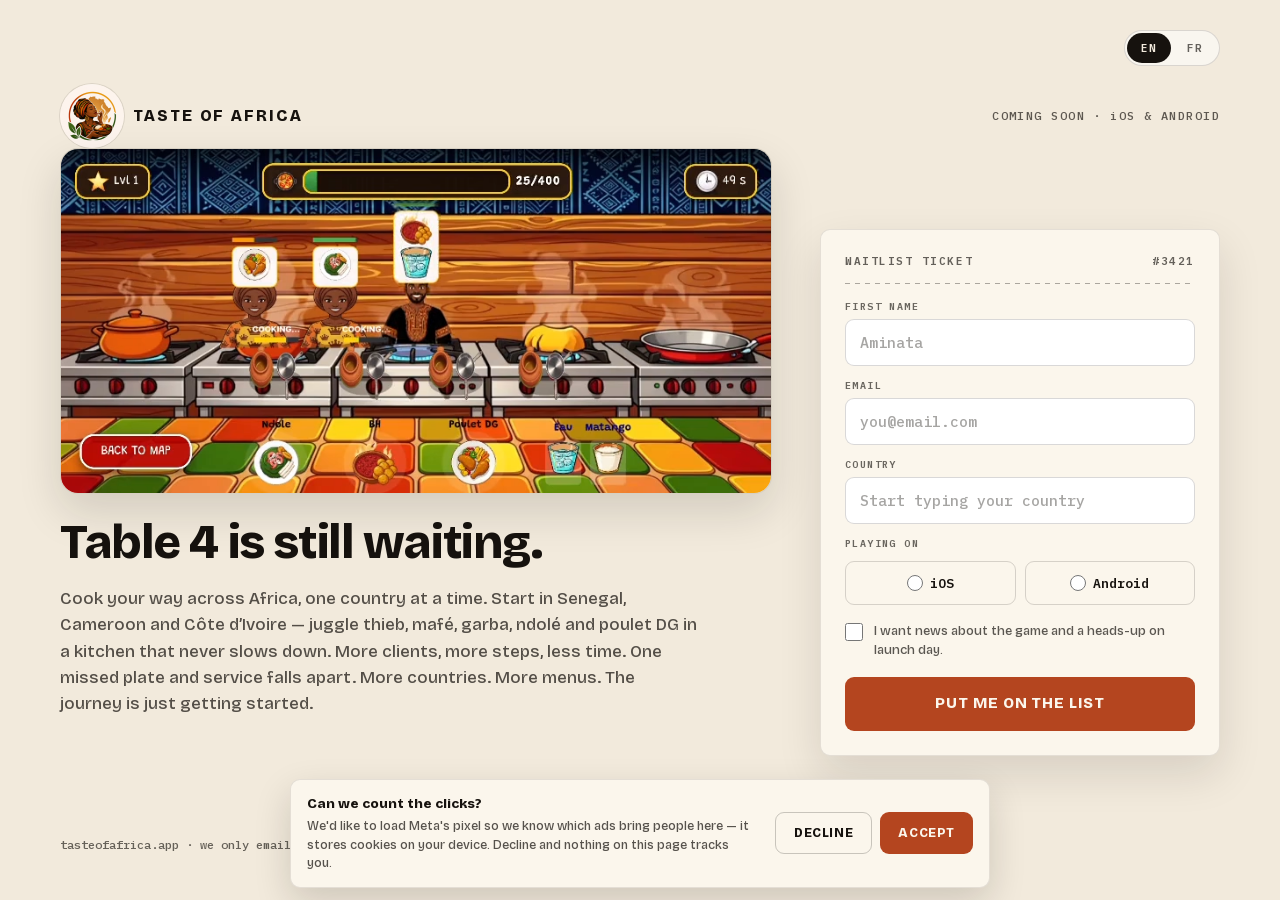
<file: index.html>
<!DOCTYPE html>
<html lang="en">
<head>
<meta charset="utf-8">
<meta name="viewport" content="width=device-width, initial-scale=1, viewport-fit=cover">
<title>Taste of Africa — a mobile cooking game. Join the waitlist.</title>
<meta name="description" content="Cook your way across Africa, one country at a time. Senegal, Cameroon, Côte d’Ivoire and more — thieb, mafé, garba, ndolé, poulet DG. Serve every plate before the table walks out. Coming soon on iOS and Android.">
<link rel="canonical" href="https://tasteofafrica.app/">
<meta name="theme-color" content="#F2EADC">
<meta name="color-scheme" content="light">

<meta property="og:type" content="website">
<meta property="og:site_name" content="Taste of Africa">
<meta property="og:title" content="Table 4 is still waiting.">
<meta property="og:description" content="A mobile cooking game set in a busy African kitchen. Prep, assemble, fire, plate — before the table walks out. Coming soon.">
<meta property="og:url" content="https://tasteofafrica.app/">
<meta property="og:image" content="https://tasteofafrica.app/assets/og.jpg">
<meta property="og:image:width" content="1200">
<meta property="og:image:height" content="630">
<meta property="og:image:alt" content="A chef preparing food in a warm African kitchen, over the words Table 4 is still waiting.">
<meta name="twitter:card" content="summary_large_image">
<meta name="twitter:title" content="Table 4 is still waiting.">
<meta name="twitter:description" content="A mobile cooking game set in a busy African kitchen. Coming soon.">
<meta name="twitter:image" content="https://tasteofafrica.app/assets/og.jpg">

<!-- Small sizes get the logo's tricolour ring: the full illustration is a
     smudge below ~56px. Larger sizes get the artwork itself. -->
<link rel="icon" href="assets/favicon-32.png" sizes="32x32" type="image/png">
<link rel="icon" href="assets/favicon-48.png" sizes="48x48" type="image/png">
<link rel="icon" href="assets/favicon-192.png" sizes="192x192" type="image/png">
<link rel="apple-touch-icon" href="assets/apple-touch-icon.png">
<link rel="preload" as="image" href="assets/logo.png">
<link rel="preload" as="image" href="assets/gameplay-2026-09-13.avif" type="image/avif">

<link rel="preload" as="font" type="font/woff2" href="assets/fonts/bricolage-grotesque-latin.woff2" crossorigin>
<link rel="preload" as="font" type="font/woff2" href="assets/fonts/ibm-plex-mono-500-latin.woff2" crossorigin>
<link rel="stylesheet" href="assets/fonts.css">

<style>
/* ─────────────────────────────────────────────────────────────
   Taste of Africa — waitlist one-pager
   Design: Claude Design handoff, options 1c (mobile) + 2a (desktop)
   ───────────────────────────────────────────────────────────── */

:root {
  /* Light theme. Three steps of warmth carry the hierarchy:
     sand page → cream ticket → white input. */
  --page:       #F2EADC;   /* page background — warm sand  */
  --ink:        #16120E;   /* headings, primary text       */
  --ink-warm:   #16120E;   /* text on paper (same ink)     */
  --cream:      #F7F2E8;   /* text laid over the photograph */
  --paper:      #FBF6EC;   /* the waitlist ticket          */
  --amber:      #E8A33D;   /* accent, over imagery only    */
  --amber-hi:   #F5B455;
  --rust:       #B4451F;   /* primary action, and links    */
  --rust-hi:    #C9552C;

  --display: 'Bricolage Grotesque', system-ui, -apple-system, sans-serif;
  --mono: 'IBM Plex Mono', ui-monospace, SFMono-Regular, Menlo, monospace;

  --gutter: 20px;
}

*, *::before, *::after { box-sizing: border-box; }

html { -webkit-text-size-adjust: 100%; }

body {
  margin: 0;
  background: var(--page);
  color: var(--ink);
  font-family: var(--display);
  font-weight: 500;
  -webkit-font-smoothing: antialiased;
  -webkit-tap-highlight-color: transparent;
}

a { color: var(--rust); text-decoration: none; }
a:hover { color: var(--rust-hi); }

:focus-visible {
  outline: 2px solid var(--rust);
  outline-offset: 3px;
  border-radius: 4px;
}

.skip {
  position: absolute; left: -9999px; top: 0; z-index: 20;
  padding: 12px 16px; background: var(--paper); color: var(--ink-warm);
  font: 600 13px/1 var(--mono); border-radius: 0 0 8px 0;
}
.skip:focus { left: 0; color: var(--ink-warm); }

/* ── shell ─────────────────────────────────────────────────── */

.page {
  min-height: 100vh;
  min-height: 100dvh;
  display: flex;
  justify-content: center;
}

.shell {
  width: 100%;
  max-width: 430px;
  padding: calc(22px + env(safe-area-inset-top)) var(--gutter)
           calc(26px + env(safe-area-inset-bottom));
  display: grid;
  grid-template-columns: minmax(0, 1fr);
  grid-template-areas:
    "topbar"
    "masthead"
    "reel"
    "body"
    "colophon";
  gap: 20px;
  align-content: start;
}

/* ── language switch, its own slim row at the very top ─────── */

.topbar {
  grid-area: topbar;
  display: flex;
  justify-content: flex-end;
}

.langswitch {
  display: flex;
  gap: 2px;
  padding: 2px;
  border: 1px solid rgba(22, 18, 14, .14);
  border-radius: 999px;
  background: rgba(255, 255, 255, .55);
}

.langswitch__btn {
  min-width: 38px;
  min-height: 28px;
  padding: 0 10px;
  border: none;
  border-radius: 999px;
  background: transparent;
  color: rgba(22, 18, 14, .66);
  font: 600 10.5px/1 var(--mono);
  letter-spacing: .1em;
  cursor: pointer;
}
.langswitch__btn:hover { color: var(--ink); }
.langswitch__btn[aria-pressed="true"] {
  background: var(--ink);
  color: var(--page);
}

/* ── masthead ──────────────────────────────────────────────── */

.masthead {
  grid-area: masthead;
  display: flex;
  align-items: center;
  justify-content: space-between;
  gap: 12px;
}

.wordmark { display: flex; align-items: center; gap: 9px; }

/* The artwork only reads from about 56px up — below that it is a brown
   smudge, which is why the favicon uses the ring mark instead. */
.wordmark__mark {
  width: 52px; height: 52px;
  flex: none;
  display: block;
  border-radius: 50%;
  box-shadow: 0 0 0 1px rgba(22, 18, 14, .10);
}

.wordmark__text {
  font: 800 12.5px/1 var(--display);
  letter-spacing: .1em;
  text-transform: uppercase;
  margin: 0;
  /* the brand name never breaks; the badge beside it wraps instead —
     "OUVERTURE IMMINENTE" is long enough to push both onto two lines */
  white-space: nowrap;
}

.launch-badge {
  font: 500 10px/1 var(--mono);
  letter-spacing: .1em;
  color: rgba(22, 18, 14, .68);
  text-align: right;
}
.launch-badge .badge-long { display: none; }

/* ── video ─────────────────────────────────────────────────── */

.reel {
  grid-area: reel;
  position: relative;
}

.reel__frame {
  position: relative;
  border-radius: 22px;
  overflow: hidden;
  border: 1px solid rgba(22, 18, 14, .12);
  background: var(--page);
}

.reel__video {
  display: block;
  width: 100%;
  height: auto;
  aspect-ratio: 808 / 392;
  object-fit: cover;
  /* the band that shows on a phone: the queue of customers and their
     order tickets, with the pots along the bottom edge */
  object-position: 50% 32%;
  background: var(--page);
}

.reel__scrim {
  position: absolute; left: 0; right: 0; bottom: 0;
  height: 96px;
  background: linear-gradient(180deg, rgba(18, 16, 13, 0), rgba(18, 16, 13, .9));
  pointer-events: none;
}

.reel__label {
  position: absolute; left: 16px; bottom: 14px;
  font: 500 10.5px/1 var(--mono);
  letter-spacing: .12em;
  color: var(--amber);
  pointer-events: none;
}


/* ── body: lede + ticket ───────────────────────────────────── */

.body {
  grid-area: body;
  display: flex;
  flex-direction: column;
  gap: 20px;
  min-width: 0;
}

.lede { min-width: 0; }

.lede h1 {
  margin: 0;
  font: 800 34px/1.02 var(--display);
  letter-spacing: -.02em;
  text-wrap: balance;
}

.lede p {
  margin: 10px 0 0;
  font: 500 14.5px/1.55 var(--display);
  color: rgba(22, 18, 14, .72);
  text-wrap: pretty;
}

/* ── the waitlist ticket ───────────────────────────────────── */

.ticket {
  /* the page is dark, but this card is paper — native inputs, checkboxes and
     radios must render light or Chrome fills them with the dark UA colours */
  color-scheme: light;
  background: var(--paper);
  color: var(--ink-warm);
  border-radius: 8px;
  padding: 20px 18px 18px;
  border: 1px solid rgba(22, 18, 14, .10);
  box-shadow: 0 12px 30px rgba(22, 18, 14, .10);
}

.ticket__head {
  display: flex;
  align-items: baseline;
  justify-content: space-between;
  font: 600 10.5px/1 var(--mono);
  letter-spacing: .14em;
  color: rgba(22, 18, 14, .66);
}

.ticket__head h2 {
  font: inherit;
  letter-spacing: inherit;
  margin: 0;
}

.ticket__perf {
  height: 1px;
  margin: 14px 0 16px;
  background: repeating-linear-gradient(90deg, rgba(22, 18, 14, .35) 0 5px, transparent 5px 10px);
}

.form { display: flex; flex-direction: column; gap: 14px; }

.field { display: flex; flex-direction: column; gap: 6px; }

.field__label,
.legend {
  padding-inline: 0;
  font: 600 9.5px/1 var(--mono);
  letter-spacing: .14em;
  /* .5 measured 3.45:1 on the cream card — under the AA floor for 9.5px */
  color: rgba(22, 18, 14, .64);
  text-transform: uppercase;
  padding: 0;
}

.field input {
  width: 100%;
  padding: 13px;
  border: 1.5px solid rgba(22, 18, 14, .16);
  border-radius: 9px;
  background: #fff;
  color: var(--ink-warm);
  font: 500 16px var(--mono);   /* 16px keeps iOS from zooming on focus */
  outline: none;
}
.field input::placeholder { color: rgba(22, 18, 14, .38); }
.field input:focus { border-color: var(--ink-warm); }
.field input:user-invalid { border-color: var(--rust); }

/* country picker — a real <select>, so phones show their native wheel */
.field select {
  width: 100%;
  padding: 13px 38px 13px 13px;
  border: 1.5px solid rgba(22, 18, 14, .16);
  border-radius: 9px;
  background-color: #fff;
  color: var(--ink-warm);
  font: 500 16px var(--mono);
  outline: none;
  cursor: pointer;
  appearance: none;
  -webkit-appearance: none;
  background-image: url("data:image/svg+xml,%3Csvg xmlns='http://www.w3.org/2000/svg' viewBox='0 0 12 8'%3E%3Cpath d='M1 1.5 6 6.5l5-5' fill='none' stroke='%2316120E' stroke-width='1.7' stroke-linecap='round' stroke-linejoin='round'/%3E%3C/svg%3E");
  background-repeat: no-repeat;
  background-position: right 14px center;
  background-size: 12px 8px;
}
.field select:focus { border-color: var(--ink-warm); }

/* ── country type-ahead ───────────────────────────────────────
   262 options is unusable with a thumb, so the script swaps the
   <select> for this. The select stays in the DOM: it is the form
   control that actually submits, and the no-JavaScript fallback. */

.combo { position: relative; }
.combo[hidden] { display: none; }

/* once the script is running, the native select steps aside */
[data-country-field].combo-ready select { display: none; }

.combo__input {
  width: 100%;
  padding: 13px;
  border: 1.5px solid rgba(22, 18, 14, .16);
  border-radius: 9px;
  background: #fff;
  color: var(--ink-warm);
  font: 500 16px var(--mono);   /* 16px keeps iOS from zooming on focus */
  outline: none;
}
.combo__input::placeholder { color: rgba(22, 18, 14, .38); }
.combo__input:focus { border-color: var(--ink-warm); }
.combo__input[aria-expanded="true"] { border-color: var(--ink-warm); }
/* flag an unresolved entry only once they have left the field — not on the
   first keystroke, while they are still typing */
.combo__input[data-picked="no"]:not(:placeholder-shown):not(:focus) { border-color: var(--rust); }

.combo__list {
  position: absolute;
  z-index: 12;
  top: calc(100% + 5px);
  left: 0; right: 0;
  margin: 0;
  padding: 5px;
  list-style: none;
  max-height: min(42vh, 260px);
  overflow-y: auto;
  overscroll-behavior: contain;
  -webkit-overflow-scrolling: touch;
  background: #fff;
  border: 1.5px solid rgba(22, 18, 14, .16);
  border-radius: 9px;
  box-shadow: 0 16px 34px rgba(22, 18, 14, .22);
}
.combo__list[hidden] { display: none; }

.combo__option {
  padding: 11px 10px;
  border-radius: 6px;
  font: 500 14.5px/1.2 var(--mono);
  color: var(--ink-warm);
  cursor: pointer;
}
.combo__option[aria-selected="true"],
.combo__option:hover {
  background: rgba(180, 69, 31, .1);
  color: var(--rust);
}
.combo__option b { font-weight: 600; color: var(--rust); }

.combo__empty {
  padding: 11px 10px;
  font: 500 13px/1.35 var(--display);
  color: rgba(22, 18, 14, .5);
}
/* still on the placeholder option: read as a placeholder */
.field select:invalid { color: rgba(22, 18, 14, .38); }
.field select optgroup { font: 600 13px var(--mono); color: rgba(22, 18, 14, .55); }
.field select option { color: var(--ink-warm); font-weight: 500; }

.platform {
  border: none;
  margin: 0;
  padding: 0;
  display: flex;
  flex-direction: column;
}

/* A <legend> is not an ordinary flex child — browsers lift it out of the
   flow to sit in the fieldset's border, so `gap` on .platform does
   nothing at all. The breathing room has to come from here. */
.platform__options { display: flex; gap: 8px; margin-top: 11px; }

.platform__opt {
  flex: 1;
  display: flex;
  align-items: center;
  justify-content: center;
  gap: 7px;
  min-height: 46px;
  border: 1.5px solid rgba(22, 18, 14, .16);
  border-radius: 9px;
  font: 600 13px/1 var(--mono);
  cursor: pointer;
}
.platform__opt:hover { border-color: var(--ink-warm); }
.platform__opt:has(input:checked) { border-color: var(--ink-warm); }
.platform__opt:has(input:focus-visible) { outline: 2px solid var(--rust); outline-offset: 2px; }
.platform__opt input { width: 16px; height: 16px; accent-color: var(--rust); margin: 0; }

.consent {
  display: flex;
  gap: 10px;
  align-items: flex-start;
  font: 500 12px/1.45 var(--display);
  color: rgba(22, 18, 14, .7);
  cursor: pointer;
  padding: 2px 0;
}
.consent input {
  width: 18px; height: 18px;
  margin: 1px 0 0;
  accent-color: var(--rust);
  flex: none;
}

.form__error {
  font: 600 11.5px/1.4 var(--display);
  color: var(--rust);
}
.form__error:empty { display: none; }

.submit {
  width: 100%;
  min-height: 52px;
  border: none;
  border-radius: 9px;
  background: var(--rust);
  color: var(--paper);
  font: 800 14.5px/1 var(--display);
  letter-spacing: .06em;
  text-transform: uppercase;
  cursor: pointer;
}
.submit:hover { background: var(--rust-hi); }
.submit[disabled] { opacity: .6; cursor: progress; }

/* honeypot — bots fill it, humans never see it */
.trap {
  position: absolute;
  width: 1px; height: 1px;
  overflow: hidden;
  clip-path: inset(50%);
  white-space: nowrap;
}

.done {
  display: flex;
  flex-direction: column;
  gap: 8px;
  padding: 6px 0 4px;
}
.done__title { font: 800 20px/1.15 var(--display); }
.done__body { font: 500 13.5px/1.5 var(--display); color: rgba(22, 18, 14, .68); }

.done__hint {
  margin-top: 10px;
  font: 500 12px/1.45 var(--display);
  color: rgba(22, 18, 14, .62);
}
.done__stamp {
  margin-top: 6px;
  font: 600 10px/1 var(--mono);
  letter-spacing: .14em;
  color: rgba(22, 18, 14, .6);
}

.ticket[data-state="open"] .done,
.ticket[data-state="done"] .form { display: none; }

/* ── colophon ──────────────────────────────────────────────── */

.colophon {
  grid-area: colophon;
  margin: 0;
  font: 500 10.5px/1.4 var(--mono);
  color: rgba(22, 18, 14, .68);
  text-align: center;
}
.colophon .colophon-long { display: none; }

/* ─────────────────────────────────────────────────────────────
   Desktop — content left, the picture in a tall panel on the right.
   The hero is portrait (960×1538). Stretched full-bleed across a 16:10
   window a cover crop keeps two faces and throws away the queue of
   waiting customers, which is the whole point of the shot. A tall panel
   costs about a fifth of its width instead, and the scene survives.
   ───────────────────────────────────────────────────────────── */

@media (min-width: 900px) {
  :root { --gutter: 60px; }

  .shell {
    position: relative;
    z-index: 1;
    max-width: none;
    padding: 0;
    gap: 0;
    min-height: 100vh;
    min-height: 100dvh;
    grid-template-columns: minmax(0, 1fr) clamp(320px, 30vw, 440px);
    grid-template-areas:
      "topbar   reel"
      "masthead reel"
      "body     reel"
      "colophon reel";
    grid-template-rows: auto auto 1fr auto;
  }

  .topbar { padding: 30px var(--gutter) 0; }
  .langswitch__btn { min-width: 44px; min-height: 30px; font-size: 11px; }

  /* One screen tall, never more: on a narrow window the grid row would
     stretch it to the full scroll height and the crop would eat the
     scene. Sticky so it stays put while the left column scrolls. */
  .reel {
    position: sticky;
    top: 0;
    align-self: start;
    height: 100vh;
    height: 100dvh;
    overflow: hidden;
    background: var(--page);
  }
  .reel__frame { position: absolute; inset: 0; border: none; border-radius: 0; }
  .reel__video {
    width: 100%;
    height: 100%;
    aspect-ratio: auto;
    object-position: 50% 42%;
  }
  .reel__scrim {
    inset: 0;
    height: auto;
    /* left edge melts into the sand column; the foot stays dark so the
       amber caption keeps its contrast against the photograph */
    background:
      linear-gradient(90deg, var(--page) 0%, rgba(242, 234, 220, .55) 16%, rgba(242, 234, 220, 0) 46%),
      linear-gradient(180deg, rgba(18, 16, 13, 0) 62%, rgba(18, 16, 13, .82) 100%);
  }
  /* the left edge of the panel now fades into the sand page, so an amber
     caption placed there has nothing to sit on — it moves to the right,
     where the photograph keeps its full density */
  .reel__label {
    left: auto;
    right: 26px;
    bottom: 24px;
    font-size: 11.5px;
    letter-spacing: .14em;
  }

  .masthead { padding: 18px var(--gutter) 0; }
  .wordmark__mark { width: 64px; height: 64px; }
  .wordmark__text { font-size: 16px; letter-spacing: .12em; }
  .launch-badge { font-size: 12px; letter-spacing: .12em; }
  .launch-badge .badge-short { display: none; }
  .launch-badge .badge-long { display: inline; }

  .body {
    flex-direction: column;
    align-items: stretch;
    align-self: end;
    gap: 26px;
    padding: 34px var(--gutter) 28px;
  }

  .lede { flex: 1; max-width: 540px; }
  .lede h1 {
    font-size: clamp(40px, 3.9vw, 60px);
    line-height: .96;
    letter-spacing: -.03em;
  }
  .lede h1 .break-mobile { display: none; }
  .lede p {
    margin-top: 20px;
    font-size: 17px;
    max-width: 420px;
    color: rgba(22, 18, 14, .72);
  }

  .ticket {
    flex: none;
    width: 100%;
    max-width: 400px;
    border-radius: 10px;
    padding: 26px 24px 24px;
    box-shadow: 0 18px 44px rgba(22, 18, 14, .12);
  }
  .ticket__head { font-size: 11px; }
  .ticket__perf { margin: 16px 0 18px; }
  .form { gap: 15px; }
  .field { gap: 7px; }
  .field__label, .legend { font-size: 10px; }
  .field input { padding: 13px 14px; font-size: 15px; }
  .field select { padding: 13px 38px 13px 14px; font-size: 15px; }
  .combo__input { padding: 13px 14px; font-size: 15px; }
  .combo__option { font-size: 13.5px; padding: 10px; }
  .platform__options { margin-top: 12px; gap: 9px; }
  .platform__opt { min-height: 44px; }
  .consent { gap: 11px; font-size: 13px; }
  .submit { min-height: 54px; font-size: 15px; }
  .done__title { font-size: 24px; }
  .done__body { font-size: 14.5px; }
  .done__stamp { font-size: 10.5px; margin-top: 8px; }

  .colophon {
    padding: 0 var(--gutter) 46px;
    text-align: left;
    font-size: 12px;
    color: rgba(22, 18, 14, .64);
  }
  .colophon .colophon-long { display: inline; }
}

/* Wide enough for the headline and the ticket to sit side by side.
   Below this the left column is too narrow to carry both. */
@media (min-width: 1250px) {
  .body {
    flex-direction: row;
    align-items: flex-end;   /* headline and ticket share a baseline at the foot */
    gap: 34px;
    padding: 40px var(--gutter) 30px;
  }
  .ticket { width: 356px; max-width: none; }
}

/* Short desktop windows: tighten the margins rather than let the ticket
   push the headline off screen. The clip is fixed, so scrolling is fine. */
@media (min-width: 900px) and (max-height: 780px) {
  .topbar { padding-top: 20px; }
  .masthead { padding-top: 12px; }
  .body { padding-block: 26px 20px; }
  .colophon { padding-bottom: 30px; }
  .lede h1 { font-size: clamp(42px, 4.4vw, 58px); }
  .lede p { margin-top: 16px; font-size: 17px; }
  .reel__label { bottom: 40px; }
}

/* ── tracking consent bar ─────────────────────────────────── */

.cookie-bar {
  position: fixed;
  left: 0; right: 0; bottom: 0;
  z-index: 30;
  display: flex;
  justify-content: center;
  padding: 12px;
  padding-bottom: calc(12px + env(safe-area-inset-bottom));
}
.cookie-bar[hidden] { display: none; }

.cookie-bar__card {
  color-scheme: light;
  width: 100%;
  max-width: 620px;
  background: var(--paper);
  color: var(--ink-warm);
  border-radius: 10px;
  padding: 16px 16px 14px;
  border: 1px solid rgba(22, 18, 14, .10);
  box-shadow: 0 14px 36px rgba(22, 18, 14, .16);
  display: flex;
  flex-direction: column;
  gap: 12px;
}

.cookie-bar__text {
  margin: 0;
  font: 500 12.5px/1.5 var(--display);
  color: rgba(22, 18, 14, .72);
}
.cookie-bar__text strong {
  display: block;
  margin-bottom: 3px;
  font-weight: 800;
  font-size: 13.5px;
  color: var(--ink-warm);
}

.cookie-bar__actions { display: flex; gap: 8px; }

.cookie-bar__btn {
  flex: 1;
  min-height: 44px;
  border-radius: 9px;
  font: 800 12.5px/1 var(--display);
  letter-spacing: .05em;
  text-transform: uppercase;
  cursor: pointer;
}
.cookie-bar__btn--solid { border: none; background: var(--rust); color: var(--paper); }
.cookie-bar__btn--solid:hover { background: var(--rust-hi); }
.cookie-bar__btn--ghost {
  border: 1.5px solid rgba(22, 18, 14, .22);
  background: transparent;
  color: var(--ink-warm);
}
.cookie-bar__btn--ghost:hover { border-color: var(--ink-warm); }

@media (min-width: 640px) {
  .cookie-bar__card {
    flex-direction: row;
    align-items: center;
    gap: 18px;
    max-width: 700px;
    padding: 14px 16px;
  }
  .cookie-bar__actions { flex: none; }
  .cookie-bar__btn { flex: none; padding: 0 18px; min-height: 42px; }
}

/* ── motion ────────────────────────────────────────────────── */

@media (prefers-reduced-motion: reduce) {
  * { animation-duration: .01ms !important; transition-duration: .01ms !important; }
}

/* ─────────────────────────────────────────────────────────────
   Gameplay compilation (808×392, landscape) — since 2026-09-12.
   Everything above was laid out for a portrait clip; these rules
   come last on purpose and win.

   MOBILE, the priority: the clip runs edge to edge (375×182 on a
   375px phone) — breaking out of the gutters buys 12% more height
   without cropping a single station.

   DESKTOP: the game sits in the middle column at full width
   (710×344 at 1280px), the waitlist ticket is docked on the right,
   and the submit button stays above the fold. A full-width band was
   tried and measured worse: its crop lost the score bar and the dish
   buttons, and it pushed the button below the fold.
   ───────────────────────────────────────────────────────────── */

@media (max-width: 899px) {
  .reel { margin-left: calc(-1 * var(--gutter)); margin-right: calc(-1 * var(--gutter)); }
  .reel__frame { border-radius: 0; border-left: none; border-right: none; }
}

@media (min-width: 900px) {
  .shell {
    padding: 0 var(--gutter);
    column-gap: 48px;
    grid-template-columns: minmax(0, 1fr) 400px;
    grid-template-rows: auto auto auto 1fr auto;
    grid-template-areas:
      "topbar   topbar"
      "masthead masthead"
      "reel     ticket"
      "lede     ticket"
      "colophon colophon";
  }
  .topbar, .masthead, .colophon { padding-left: 0; padding-right: 0; }
  .body { display: contents; }
  .lede { grid-area: lede; max-width: none; padding-top: 26px; }
  .lede h1 { font-size: clamp(40px, 3.7vw, 56px); }
  .lede p { max-width: 640px; }
  .ticket { grid-area: ticket; align-self: center; justify-self: end; width: 100%; max-width: 400px; }

  .reel {
    position: relative; top: auto; height: auto; align-self: start;
    overflow: visible; background: none;
  }
  .reel__frame {
    position: relative; inset: auto;
    border-radius: 18px; overflow: hidden;
    border: 1px solid rgba(22, 18, 14, .12);
    box-shadow: 0 18px 44px rgba(22, 18, 14, .14);
  }
  /* Never crop the game. Capping the HEIGHT with object-fit: cover cut
     the score bar and BACK TO MAP on short screens; capping the WIDTH
     instead keeps every pixel and the ticket above the fold. */
  .reel__frame { max-width: calc(46vh * 808 / 392); }
  .reel__video {
    width: 100%; height: auto;
    aspect-ratio: 808 / 392; object-fit: contain;
  }
}
</style>
</head>

<body>
<a class="skip" href="#waitlist" data-i18n="skip">Skip to the waitlist form</a>

<div class="page">
<div class="shell">

  <div class="topbar">
    <div class="langswitch" role="group" data-i18n-aria="langGroup" aria-label="Language">
      <button type="button" class="langswitch__btn" data-set-lang="en">EN</button>
      <button type="button" class="langswitch__btn" data-set-lang="fr">FR</button>
    </div>
  </div>

  <header class="masthead">
    <div class="wordmark">
      <img class="wordmark__mark" src="assets/logo.png" width="256" height="256" alt="" aria-hidden="true">
      <p class="wordmark__text">Taste of Africa</p>
    </div>
    <p class="launch-badge">
      <span class="badge-short" data-i18n="badgeShort">COMING SOON</span>
      <span class="badge-long" data-i18n="badgeLong">COMING SOON · iOS &amp; ANDROID</span>
    </p>
  </header>

  <div class="reel">
    <div class="reel__frame">
      <!-- An animated AVIF, not a <video>: an image animation starts on
           arrival everywhere — no play button, not even in iPhone Low Power
           Mode, which blocks video autoplay. 752 kB, lighter than the MP4
           (1.1 MB) and the equivalent GIF (6.0 MB). Browsers without
           animated AVIF get the still poster. -->
      <picture>
        <source srcset="assets/gameplay-2026-09-13.avif" type="image/avif">
        <img
          class="reel__video"
          src="assets/gameplay-2026-09-12-poster.jpg"
          width="808" height="392"
          decoding="async" fetchpriority="high"
          data-i18n-alt="heroAlt"
          alt="Customers crowding the counter of a West African restaurant, waiting for their orders">
      </picture>
    </div>
  </div>

  <div class="body">

    <div class="lede">
      <h1 data-i18n-html="headline">Table&nbsp;4 is<br class="break-mobile"> still waiting.</h1>
      <p data-i18n="lede">Cook your way across Africa, one country at a time. Start in Senegal, Cameroon and Côte d’Ivoire — juggle thieb, mafé, garba, ndolé and poulet DG in a kitchen that never slows down. More clients, more steps, less time. One missed plate and service falls apart. More countries. More menus. The journey is just getting started.</p>
    </div>

    <section class="ticket" id="waitlist" data-state="open" aria-labelledby="ticket-title">
      <div class="ticket__head">
        <h2 id="ticket-title" data-i18n="ticketHead">WAITLIST TICKET</h2>
        <span aria-hidden="true">#3421</span>
      </div>
      <div class="ticket__perf" aria-hidden="true"></div>

      <form class="form" novalidate>
        <label class="field">
          <span class="field__label" data-i18n="labelFirst">First name</span>
          <input name="first" type="text" required autocomplete="given-name" placeholder="Aminata">
        </label>

        <label class="field">
          <span class="field__label" data-i18n="labelEmail">Email</span>
          <input name="email" type="email" required autocomplete="email" data-i18n-ph="phEmail" placeholder="you@email.com">
        </label>

        <div class="field" data-country-field>
          <label class="field__label" for="country-input" data-i18n="labelCountry">Country</label>

          <!-- Type-ahead. Hidden until the script takes over, so the plain
               <select> below stays usable with no JavaScript. -->
          <div class="combo" hidden>
            <input id="country-input" class="combo__input" type="text" role="combobox"
                   aria-expanded="false" aria-autocomplete="list" aria-controls="country-listbox"
                   autocomplete="off" spellcheck="false" data-i18n-ph="phCountry"
                   placeholder="Start typing your country">
            <ul id="country-listbox" class="combo__list" role="listbox" hidden></ul>
          </div>

          <select name="country" required autocomplete="country" data-i18n-aria="labelCountry" aria-label="Country">
            <option value="" selected disabled>Where are you cooking from?</option>
            <optgroup data-i18n-label="grpAfrica" label="Africa">
            <option value="DZ">Algeria</option>
            <option value="AO">Angola</option>
            <option value="BJ">Benin</option>
            <option value="BW">Botswana</option>
            <option value="BF">Burkina Faso</option>
            <option value="BI">Burundi</option>
            <option value="CM">Cameroon</option>
            <option value="IC">Canary Islands</option>
            <option value="CV">Cape Verde</option>
            <option value="CF">Central African Republic</option>
            <option value="EA">Ceuta & Melilla</option>
            <option value="TD">Chad</option>
            <option value="IO">Chagos Archipelago</option>
            <option value="KM">Comoros</option>
            <option value="CG">Congo - Brazzaville</option>
            <option value="CD">Congo - Kinshasa</option>
            <option value="CI">Côte d’Ivoire</option>
            <option value="DJ">Djibouti</option>
            <option value="EG">Egypt</option>
            <option value="GQ">Equatorial Guinea</option>
            <option value="ER">Eritrea</option>
            <option value="SZ">Eswatini</option>
            <option value="ET">Ethiopia</option>
            <option value="TF">French Southern Territories</option>
            <option value="GA">Gabon</option>
            <option value="GM">Gambia</option>
            <option value="GH">Ghana</option>
            <option value="GN">Guinea</option>
            <option value="GW">Guinea-Bissau</option>
            <option value="KE">Kenya</option>
            <option value="LS">Lesotho</option>
            <option value="LR">Liberia</option>
            <option value="LY">Libya</option>
            <option value="MG">Madagascar</option>
            <option value="MW">Malawi</option>
            <option value="ML">Mali</option>
            <option value="MR">Mauritania</option>
            <option value="MU">Mauritius</option>
            <option value="YT">Mayotte</option>
            <option value="MA">Morocco</option>
            <option value="MZ">Mozambique</option>
            <option value="NA">Namibia</option>
            <option value="NE">Niger</option>
            <option value="NG">Nigeria</option>
            <option value="RW">Rwanda</option>
            <option value="RE">Réunion</option>
            <option value="SN">Senegal</option>
            <option value="SC">Seychelles</option>
            <option value="SL">Sierra Leone</option>
            <option value="SO">Somalia</option>
            <option value="ZA">South Africa</option>
            <option value="SS">South Sudan</option>
            <option value="SH">St. Helena</option>
            <option value="SD">Sudan</option>
            <option value="ST">São Tomé & Príncipe</option>
            <option value="TZ">Tanzania</option>
            <option value="TG">Togo</option>
            <option value="TN">Tunisia</option>
            <option value="UG">Uganda</option>
            <option value="EH">Western Sahara</option>
            <option value="ZM">Zambia</option>
            <option value="ZW">Zimbabwe</option>
            </optgroup>
            <optgroup data-i18n-label="grpElsewhere" label="Elsewhere">
            <option value="AF">Afghanistan</option>
            <option value="AL">Albania</option>
            <option value="AS">American Samoa</option>
            <option value="AD">Andorra</option>
            <option value="AI">Anguilla</option>
            <option value="AQ">Antarctica</option>
            <option value="AG">Antigua & Barbuda</option>
            <option value="AR">Argentina</option>
            <option value="AM">Armenia</option>
            <option value="AW">Aruba</option>
            <option value="AC">Ascension Island</option>
            <option value="AU">Australia</option>
            <option value="AT">Austria</option>
            <option value="AZ">Azerbaijan</option>
            <option value="BS">Bahamas</option>
            <option value="BH">Bahrain</option>
            <option value="BD">Bangladesh</option>
            <option value="BB">Barbados</option>
            <option value="BY">Belarus</option>
            <option value="BE">Belgium</option>
            <option value="BZ">Belize</option>
            <option value="BM">Bermuda</option>
            <option value="BT">Bhutan</option>
            <option value="BO">Bolivia</option>
            <option value="BA">Bosnia & Herzegovina</option>
            <option value="BV">Bouvet Island</option>
            <option value="BR">Brazil</option>
            <option value="VG">British Virgin Islands</option>
            <option value="BN">Brunei</option>
            <option value="BG">Bulgaria</option>
            <option value="KH">Cambodia</option>
            <option value="CA">Canada</option>
            <option value="BQ">Caribbean Netherlands</option>
            <option value="KY">Cayman Islands</option>
            <option value="CL">Chile</option>
            <option value="CN">China mainland</option>
            <option value="CX">Christmas Island</option>
            <option value="CP">Clipperton Island</option>
            <option value="CC">Cocos (Keeling) Islands</option>
            <option value="CO">Colombia</option>
            <option value="CK">Cook Islands</option>
            <option value="CR">Costa Rica</option>
            <option value="HR">Croatia</option>
            <option value="CU">Cuba</option>
            <option value="CW">Curaçao</option>
            <option value="CY">Cyprus</option>
            <option value="CZ">Czechia</option>
            <option value="DK">Denmark</option>
            <option value="DG">Diego Garcia</option>
            <option value="DM">Dominica</option>
            <option value="DO">Dominican Republic</option>
            <option value="EC">Ecuador</option>
            <option value="SV">El Salvador</option>
            <option value="EE">Estonia</option>
            <option value="EU">European Union</option>
            <option value="EZ">Eurozone</option>
            <option value="FK">Falkland Islands</option>
            <option value="FO">Faroe Islands</option>
            <option value="FJ">Fiji</option>
            <option value="FI">Finland</option>
            <option value="FR">France</option>
            <option value="GF">French Guiana</option>
            <option value="PF">French Polynesia</option>
            <option value="GE">Georgia</option>
            <option value="DE">Germany</option>
            <option value="GI">Gibraltar</option>
            <option value="GR">Greece</option>
            <option value="GL">Greenland</option>
            <option value="GD">Grenada</option>
            <option value="GP">Guadeloupe</option>
            <option value="GU">Guam</option>
            <option value="GT">Guatemala</option>
            <option value="GG">Guernsey</option>
            <option value="GY">Guyana</option>
            <option value="HT">Haiti</option>
            <option value="HM">Heard & McDonald Islands</option>
            <option value="HN">Honduras</option>
            <option value="HK">Hong Kong</option>
            <option value="HU">Hungary</option>
            <option value="IS">Iceland</option>
            <option value="IN">India</option>
            <option value="ID">Indonesia</option>
            <option value="IR">Iran</option>
            <option value="IQ">Iraq</option>
            <option value="IE">Ireland</option>
            <option value="IM">Isle of Man</option>
            <option value="IL">Israel</option>
            <option value="IT">Italy</option>
            <option value="JM">Jamaica</option>
            <option value="JP">Japan</option>
            <option value="JE">Jersey</option>
            <option value="JO">Jordan</option>
            <option value="KZ">Kazakhstan</option>
            <option value="KI">Kiribati</option>
            <option value="XK">Kosovo</option>
            <option value="KW">Kuwait</option>
            <option value="KG">Kyrgyzstan</option>
            <option value="LA">Laos</option>
            <option value="LV">Latvia</option>
            <option value="LB">Lebanon</option>
            <option value="LI">Liechtenstein</option>
            <option value="LT">Lithuania</option>
            <option value="LU">Luxembourg</option>
            <option value="MO">Macao</option>
            <option value="MY">Malaysia</option>
            <option value="MV">Maldives</option>
            <option value="MT">Malta</option>
            <option value="MH">Marshall Islands</option>
            <option value="MQ">Martinique</option>
            <option value="MX">Mexico</option>
            <option value="FM">Micronesia</option>
            <option value="MD">Moldova</option>
            <option value="MC">Monaco</option>
            <option value="MN">Mongolia</option>
            <option value="ME">Montenegro</option>
            <option value="MS">Montserrat</option>
            <option value="MM">Myanmar (Burma)</option>
            <option value="NR">Nauru</option>
            <option value="NP">Nepal</option>
            <option value="NL">Netherlands</option>
            <option value="NC">New Caledonia</option>
            <option value="NZ">New Zealand</option>
            <option value="NI">Nicaragua</option>
            <option value="NU">Niue</option>
            <option value="NF">Norfolk Island</option>
            <option value="KP">North Korea</option>
            <option value="MK">North Macedonia</option>
            <option value="MP">Northern Mariana Islands</option>
            <option value="NO">Norway</option>
            <option value="OM">Oman</option>
            <option value="QO">Outlying Oceania</option>
            <option value="PK">Pakistan</option>
            <option value="PW">Palau</option>
            <option value="PS">Palestinian Territories</option>
            <option value="PA">Panama</option>
            <option value="PG">Papua New Guinea</option>
            <option value="PY">Paraguay</option>
            <option value="PE">Peru</option>
            <option value="PH">Philippines</option>
            <option value="PN">Pitcairn Islands</option>
            <option value="PL">Poland</option>
            <option value="PT">Portugal</option>
            <option value="PR">Puerto Rico</option>
            <option value="QA">Qatar</option>
            <option value="RO">Romania</option>
            <option value="RU">Russia</option>
            <option value="WS">Samoa</option>
            <option value="SM">San Marino</option>
            <option value="CQ">Sark</option>
            <option value="SA">Saudi Arabia</option>
            <option value="RS">Serbia</option>
            <option value="SG">Singapore</option>
            <option value="SX">Sint Maarten</option>
            <option value="SK">Slovakia</option>
            <option value="SI">Slovenia</option>
            <option value="GS">So. Georgia & So. Sandwich Isl.</option>
            <option value="SB">Solomon Islands</option>
            <option value="KR">South Korea</option>
            <option value="ES">Spain</option>
            <option value="LK">Sri Lanka</option>
            <option value="BL">St. Barthélemy</option>
            <option value="KN">St. Kitts & Nevis</option>
            <option value="LC">St. Lucia</option>
            <option value="MF">St. Martin</option>
            <option value="PM">St. Pierre & Miquelon</option>
            <option value="VC">St. Vincent & Grenadines</option>
            <option value="SR">Suriname</option>
            <option value="SJ">Svalbard & Jan Mayen</option>
            <option value="SE">Sweden</option>
            <option value="CH">Switzerland</option>
            <option value="SY">Syria</option>
            <option value="TW">Taiwan</option>
            <option value="TJ">Tajikistan</option>
            <option value="TH">Thailand</option>
            <option value="TL">Timor-Leste</option>
            <option value="TK">Tokelau</option>
            <option value="TO">Tonga</option>
            <option value="TT">Trinidad & Tobago</option>
            <option value="TA">Tristan da Cunha</option>
            <option value="TM">Turkmenistan</option>
            <option value="TC">Turks & Caicos Islands</option>
            <option value="TV">Tuvalu</option>
            <option value="TR">Türkiye</option>
            <option value="UM">U.S. Outlying Islands</option>
            <option value="VI">U.S. Virgin Islands</option>
            <option value="UA">Ukraine</option>
            <option value="AE">United Arab Emirates</option>
            <option value="GB">United Kingdom</option>
            <option value="UN">United Nations</option>
            <option value="US">United States</option>
            <option value="UY">Uruguay</option>
            <option value="UZ">Uzbekistan</option>
            <option value="VU">Vanuatu</option>
            <option value="VA">Vatican City</option>
            <option value="VE">Venezuela</option>
            <option value="VN">Vietnam</option>
            <option value="WF">Wallis & Futuna</option>
            <option value="YE">Yemen</option>
            <option value="AX">Åland Islands</option>
            </optgroup>
          </select>
        </div>

        <fieldset class="platform">
          <legend class="legend" data-i18n="labelPlatform">Playing on</legend>
          <div class="platform__options">
            <label class="platform__opt"><input name="platform" type="radio" value="iOS">iOS</label>
            <label class="platform__opt"><input name="platform" type="radio" value="Android">Android</label>
          </div>
        </fieldset>

        <label class="consent">
          <input name="consent" type="checkbox" value="yes">
          <span data-i18n="consentLine">I want news about the game and a heads-up on launch day.</span>
        </label>

        <p class="trap" aria-hidden="true">
          <label data-i18n="trap">Leave this field empty<input name="_gotcha" type="text" tabindex="-1" autocomplete="off"></label>
        </p>

        <p class="form__error" role="alert" aria-live="polite"></p>

        <button class="submit" type="submit" data-i18n="submit">Put me on the list</button>
      </form>

      <div class="done" role="status" aria-live="polite">
        <p class="done__title" data-i18n="doneTitle">Order in.</p>
        <p class="done__body" data-i18n="doneBody">One last step: open the email we just sent and confirm. Then we'll write the day the restaurant opens its doors.</p>
        <p class="done__hint" data-i18n="doneHint">Nothing after a minute? Look in your spam folder — that first email often lands there.</p>
        <p class="done__stamp" data-i18n="doneStamp">SERVED · THANK YOU</p>
      </div>
    </section>

  </div>

  <p class="colophon" data-i18n-html="colophon">
    tasteofafrica.app<span class="colophon-long"> · we only email about the game</span> · unsubscribe anytime
  </p>

</div>
</div>

<aside class="cookie-bar" id="cookie-bar" aria-label="Tracking consent" hidden>
  <div class="cookie-bar__card">
    <p class="cookie-bar__text">
      <strong data-i18n="cookieTitle">Can we count the clicks?</strong>
      <span data-i18n="cookieText">We'd like to load Meta's pixel so we know which ads bring people here — it stores
      cookies on your device. Decline and nothing on this page tracks you.</span>
    </p>
    <div class="cookie-bar__actions">
      <button type="button" class="cookie-bar__btn cookie-bar__btn--ghost" data-consent="denied" data-i18n="decline">Decline</button>
      <button type="button" class="cookie-bar__btn cookie-bar__btn--solid" data-consent="granted" data-i18n="accept">Accept</button>
    </div>
  </div>
</aside>

<script>
(function () {
  'use strict';

  /* ════════════════════════════════════════════════════════════
     ▼ THE ONE THING TO FILL IN BEFORE GOING LIVE ▼

     Where signups go. Paste the POST URL of your form here.

     MailerLite: Forms → Embedded forms → your form → Overview →
     "Embed form to your website" → HTML tab. Inside that snippet is a
     <form action="..."> — that URL is what goes below, and set
     WAITLIST_FORMAT to 'mailerlite' so the field names are mapped to
     the fields[...] shape MailerLite expects.

     Formspree, Buttondown, ConvertKit, Mailchimp: paste their endpoint
     and leave WAITLIST_FORMAT as 'plain'.

     While the endpoint is empty the form refuses to submit and says so
     on screen, so a signup can never be silently dropped.
     ════════════════════════════════════════════════════════════ */
  var WAITLIST_ENDPOINT = 'https://assets.mailerlite.com/jsonp/2565278/forms/195326870943696122/subscribe';
  var WAITLIST_FORMAT = 'mailerlite';   // 'mailerlite' | 'plain'

  /* ── English / French ─────────────────────────────────────────
     Every visible string lives here. In the markup, elements carry
     data-i18n (textContent), data-i18n-html, data-i18n-ph
     (placeholder), data-i18n-aria or data-i18n-label (optgroup).
     Country names are NOT in this table — Intl.DisplayNames
     translates them from their ISO codes at no cost in bytes. */

  var LANG_KEY = 'toa-lang';

  var T = {
    en: {
      title:        'Taste of Africa — a mobile cooking game. Join the waitlist.',
      metaDesc:     'Cook your way across Africa, one country at a time. Senegal, Cameroon, Côte d\u2019Ivoire and more — thieb, mafé, garba, ndolé, poulet DG. Serve every plate before the table walks out. Coming soon on iOS and Android.',
      skip:         'Skip to the waitlist form',
      langGroup:    'Language',
      badgeShort:   'COMING SOON',
      badgeLong:    'COMING SOON · iOS & ANDROID',
      heroAlt:      'Customers crowding the counter of a West African restaurant, waiting for their orders',
      /* non-breaking space: "Table 4" must never split across lines */
      headline:     'Table&nbsp;4 is<br class="break-mobile"> still waiting.',
      lede:         'Cook your way across Africa, one country at a time. Start in Senegal, Cameroon and Côte d\u2019Ivoire — juggle thieb, mafé, garba, ndolé and poulet DG in a kitchen that never slows down. More clients, more steps, less time. One missed plate and service falls apart. More countries. More menus. The journey is just getting started.',
      ticketHead:   'WAITLIST TICKET',
      labelFirst:   'First name',
      labelEmail:   'Email',
      phEmail:      'you@email.com',
      labelCountry: 'Country',
      phCountry:    'Start typing your country',
      comboEmpty:   'No country matches that.',
      grpAfrica:    'Africa',
      grpElsewhere: 'Elsewhere',
      labelPlatform:'Playing on',
      consentLine:  'I want news about the game and a heads-up on launch day.',
      trap:         'Leave this field empty',
      submit:       'Put me on the list',
      sending:      'Sending…',
      doneTitle:    'Order in.',
      doneTitleName:'Order in, {name}.',
      doneBody:     "One last step: open the email we just sent and confirm. Then we'll write the day the restaurant opens its doors.",
      doneHint:     'Nothing after a minute? Look in your spam folder — that first email often lands there.',
      doneStamp:    'SERVED · THANK YOU',
      colophon:     'tasteofafrica.app<span class="colophon-long"> · we only email about the game</span> · unsubscribe anytime',
      cookieTitle:  'Can we count the clicks?',
      cookieText:   "We'd like to load Meta's pixel so we know which ads bring people here — it stores cookies on your device. Decline and nothing on this page tracks you.",
      decline:      'Decline',
      accept:       'Accept',
      errName:      'A first name, so we know who is at the table.',
      errEmail:     'We need a real email address to reach you.',
      errCountry:   'Pick a country — it tells us where to open first.',
      errConsent:   "Tick the box and we're good to go.",
      errNetwork:   "That didn't go through. Try again in a moment?",
      errOffline:   'Looks like the connection dropped. Try again in a moment?',
      errUnwired:   'The waitlist is not connected yet — set WAITLIST_ENDPOINT in index.html.'
    },
    fr: {
      title:        'Taste of Africa — un jeu de cuisine mobile. Rejoins la liste d’attente.',
      metaDesc:     'Cuisine à travers l\u2019Afrique, un pays après l\u2019autre. Sénégal, Cameroun, Côte d\u2019Ivoire et plus — thieb, mafé, garba, ndolé, poulet DG. Sers chaque plat avant que la table ne parte. Ouverture imminente sur iOS et Android.',
      skip:         'Aller au formulaire d’inscription',
      langGroup:    'Langue',
      badgeShort:   'OUVERTURE IMMINENTE',
      badgeLong:    'OUVERTURE IMMINENTE · iOS & ANDROID',
      heroAlt:      'Des clients pressés au comptoir d’un restaurant ouest-africain, attendant leur commande',
      headline:     'La table&nbsp;4<br class="break-mobile"> attend toujours.',
      lede:         'Cuisine à travers l\u2019Afrique, un pays après l\u2019autre. Ça commence au Sénégal, au Cameroun et en Côte d\u2019Ivoire — enchaîne thieb, mafé, garba, ndolé et poulet DG dans une cuisine qui ne ralentit jamais. Plus de clients, plus d\u2019étapes, moins de temps. Un plat manqué et le service s\u2019écroule. D\u2019autres pays. D\u2019autres menus. Le voyage ne fait que commencer.',
      ticketHead:   'TICKET D’ATTENTE',
      labelFirst:   'Prénom',
      labelEmail:   'E-mail',
      phEmail:      'toi@email.com',
      labelCountry: 'Pays',
      phCountry:    'Commence à taper ton pays',
      comboEmpty:   'Aucun pays ne correspond.',
      grpAfrica:    'Afrique',
      grpElsewhere: 'Ailleurs',
      labelPlatform:'Tu joues sur',
      consentLine:  'Je veux des nouvelles du jeu et être prévenu le jour du lancement.',
      trap:         'Laisse ce champ vide',
      submit:       'Inscris-moi sur la liste',
      sending:      'Envoi…',
      doneTitle:    'Commande passée.',
      doneTitleName:'Commande passée, {name}.',
      doneBody:     'Dernière étape : ouvre l’e-mail qu’on vient de t’envoyer et confirme. On t’écrit ensuite le jour où le restaurant ouvre ses portes.',
      doneHint:     'Rien au bout d’une minute ? Regarde dans tes spams, ce premier e-mail y atterrit souvent.',
      doneStamp:    'SERVI · MERCI',
      colophon:     'tasteofafrica.app<span class="colophon-long"> · on n’écrit que pour parler du jeu</span> · désinscription à tout moment',
      cookieTitle:  'On peut compter les clics ?',
      cookieText:   'On aimerait charger le pixel de Meta pour savoir quelles publicités amènent du monde ici — il dépose des cookies sur ton appareil. Refuse, et rien sur cette page ne te suit.',
      decline:      'Refuser',
      accept:       'Accepter',
      errName:      'Un prénom, pour savoir qui est à table.',
      errEmail:     'Il nous faut une vraie adresse e-mail pour te joindre.',
      errCountry:   'Choisis un pays — ça nous dit où ouvrir en premier.',
      errConsent:   'Coche la case et c’est parti.',
      errNetwork:   'Ça n’est pas passé. On réessaie dans un instant ?',
      errOffline:   'La connexion semble coupée. On réessaie dans un instant ?',
      errUnwired:   'La liste d’attente n’est pas branchée — renseigne WAITLIST_ENDPOINT dans index.html.'
    }
  };

  var stored = null;
  try { stored = localStorage.getItem(LANG_KEY); } catch (e) { /* private mode */ }
  var lang = T[stored] ? stored
           : (String(navigator.language || 'en').toLowerCase().indexOf('fr') === 0 ? 'fr' : 'en');

  var t = function (key) {
    return (T[lang] && T[lang][key]) || T.en[key] || '';
  };

  /* Anything whose text depends on state as well as language re-renders
     through these, so a mid-session language switch stays consistent. */
  var restate = [];

  var each = function (selector, fn) {
    Array.prototype.forEach.call(document.querySelectorAll(selector), fn);
  };

  var localiseCountries = function () {
    var select = document.querySelector('select[name="country"]');
    if (!select || typeof Intl === 'undefined' || !Intl.DisplayNames) return;
    var names;
    try { names = new Intl.DisplayNames([lang], { type: 'region' }); } catch (e) { return; }

    each('select[name="country"] optgroup', function (group) {
      var options = Array.prototype.slice.call(group.children);
      options.forEach(function (option) {
        try {
          var name = names.of(option.value);
          if (name && name !== option.value) option.textContent = name;
        } catch (e) { /* unknown code: keep what was served */ }
      });
      options
        .sort(function (a, b) { return a.textContent.localeCompare(b.textContent, lang); })
        .forEach(function (option) { group.appendChild(option); });
    });
  };

  var applyLang = function (next) {
    if (T[next]) lang = next;
    document.documentElement.lang = lang;
    document.title = t('title');

    var description = document.querySelector('meta[name="description"]');
    if (description) description.setAttribute('content', t('metaDesc'));

    each('[data-i18n]', function (el) { el.textContent = t(el.getAttribute('data-i18n')); });
    each('[data-i18n-html]', function (el) { el.innerHTML = t(el.getAttribute('data-i18n-html')); });
    each('[data-i18n-ph]', function (el) { el.setAttribute('placeholder', t(el.getAttribute('data-i18n-ph'))); });
    each('[data-i18n-aria]', function (el) { el.setAttribute('aria-label', t(el.getAttribute('data-i18n-aria'))); });
    each('[data-i18n-alt]', function (el) { el.setAttribute('alt', t(el.getAttribute('data-i18n-alt'))); });
    each('[data-i18n-label]', function (el) { el.setAttribute('label', t(el.getAttribute('data-i18n-label'))); });

    localiseCountries();
    restate.forEach(function (fn) { fn(); });

    each('[data-set-lang]', function (button) {
      button.setAttribute('aria-pressed', button.getAttribute('data-set-lang') === lang ? 'true' : 'false');
    });
  };

  each('[data-set-lang]', function (button) {
    button.addEventListener('click', function () {
      applyLang(button.getAttribute('data-set-lang'));
      try { localStorage.setItem(LANG_KEY, lang); } catch (e) { /* private mode */ }
    });
  });

  /* ── country type-ahead ───────────────────────────────────
     Reads its data straight off the <select>, which stays the control
     that submits — so translation, validation and the payload all keep
     working untouched. Africa is ranked first: it is the audience. */

  (function () {
    var field  = document.querySelector('[data-country-field]');
    if (!field) return;
    var select = field.querySelector('select');
    var combo  = field.querySelector('.combo');
    var input  = field.querySelector('.combo__input');
    var list   = field.querySelector('.combo__list');
    if (!select || !combo || !input || !list) return;

    var groups = select.querySelectorAll('optgroup');
    var MAX = 8;
    var active = -1;
    var shown = [];

    // "Sénégal" and "Senegal" must both match "senegal"
    var plain = function (value) {
      return String(value)
        .normalize('NFD').replace(/[\u0300-\u036f]/g, '')
        .toLowerCase().replace(/['’]/g, ' ').trim();
    };

    var entries = function () {
      var out = [];
      Array.prototype.forEach.call(groups, function (group, groupIndex) {
        Array.prototype.forEach.call(group.children, function (option) {
          out.push({ code: option.value, name: option.textContent, africa: groupIndex === 0 });
        });
      });
      return out;
    };

    var rank = function (query) {
      var q = plain(query);
      if (!q) {
        // nothing typed yet: offer African countries as a hint
        return entries().filter(function (e) { return e.africa; }).slice(0, MAX);
      }
      var starts = [], contains = [];
      entries().forEach(function (e) {
        var at = plain(e.name).indexOf(q);
        if (at === 0) starts.push(e);
        else if (at > 0) contains.push(e);
      });
      var africaFirst = function (a, b) { return (b.africa ? 1 : 0) - (a.africa ? 1 : 0); };
      return starts.sort(africaFirst).concat(contains.sort(africaFirst)).slice(0, MAX);
    };

    var close = function () {
      list.hidden = true;
      list.innerHTML = '';
      input.setAttribute('aria-expanded', 'false');
      input.removeAttribute('aria-activedescendant');
      active = -1;
      shown = [];
    };

    var highlight = function (name, query) {
      var q = plain(query);
      if (!q) return document.createTextNode(name);
      var at = plain(name).indexOf(q);
      if (at < 0) return document.createTextNode(name);
      var fragment = document.createDocumentFragment();
      fragment.appendChild(document.createTextNode(name.slice(0, at)));
      var hit = document.createElement('b');
      hit.textContent = name.slice(at, at + q.length);
      fragment.appendChild(hit);
      fragment.appendChild(document.createTextNode(name.slice(at + q.length)));
      return fragment;
    };

    var open = function () {
      shown = rank(input.value);
      list.innerHTML = '';

      if (!shown.length) {
        var empty = document.createElement('li');
        empty.className = 'combo__empty';
        empty.textContent = t('comboEmpty');
        list.appendChild(empty);
        list.hidden = false;
        input.setAttribute('aria-expanded', 'true');
        return;
      }

      shown.forEach(function (entry, i) {
        var option = document.createElement('li');
        option.className = 'combo__option';
        option.id = 'country-option-' + i;
        option.setAttribute('role', 'option');
        option.setAttribute('aria-selected', 'false');
        option.appendChild(highlight(entry.name, input.value));
        option.addEventListener('mousedown', function (event) {
          event.preventDefault();          // don't blur before we read it
          pick(entry);
        });
        list.appendChild(option);
      });

      active = -1;
      list.hidden = false;
      input.setAttribute('aria-expanded', 'true');
    };

    var move = function (step) {
      if (list.hidden || !shown.length) { open(); return; }
      active = (active + step + shown.length) % shown.length;
      Array.prototype.forEach.call(list.children, function (option, i) {
        option.setAttribute('aria-selected', i === active ? 'true' : 'false');
        if (i === active) {
          input.setAttribute('aria-activedescendant', option.id);
          if (option.scrollIntoView) option.scrollIntoView({ block: 'nearest' });
        }
      });
    };

    var pick = function (entry) {
      select.value = entry.code;
      input.value = entry.name;
      input.dataset.picked = 'yes';
      close();
    };

    var clear = function () {
      select.value = '';
      input.dataset.picked = 'no';
    };

    /* Someone who types a full name and tabs away without choosing from
       the list still means it — resolve it rather than lose the answer. */
    var resolveTyped = function () {
      var typed = plain(input.value);
      if (!typed) { clear(); input.value = ''; return; }
      var exact = null;
      entries().forEach(function (e) { if (!exact && plain(e.name) === typed) exact = e; });
      if (exact) { pick(exact); return; }
      var only = rank(input.value);
      if (only.length === 1) { pick(only[0]); return; }
      clear();
    };

    input.addEventListener('input', function () { clear(); open(); });
    input.addEventListener('focus', function () { if (list.hidden) open(); });

    input.addEventListener('keydown', function (event) {
      if (event.key === 'ArrowDown') { event.preventDefault(); move(1); }
      else if (event.key === 'ArrowUp') { event.preventDefault(); move(-1); }
      else if (event.key === 'Enter') {
        if (!list.hidden && active >= 0 && shown[active]) { event.preventDefault(); pick(shown[active]); }
        else if (!list.hidden && shown.length === 1) { event.preventDefault(); pick(shown[0]); }
      } else if (event.key === 'Escape') { close(); }
      else if (event.key === 'Tab') { resolveTyped(); }
    });

    input.addEventListener('blur', function () {
      window.setTimeout(function () { resolveTyped(); close(); }, 0);
    });

    document.addEventListener('click', function (event) {
      if (!combo.contains(event.target)) close();
    });

    /* Keep the visible text in step when the language changes: the option
       labels have just been rewritten and re-sorted underneath us. */
    restate.push(function () {
      var chosen = select.options[select.selectedIndex];
      input.value = (chosen && chosen.value) ? chosen.textContent : '';
      input.dataset.picked = select.value ? 'yes' : 'no';
      if (!list.hidden) open();
    });

    // hand over from the native select
    input.dataset.picked = 'no';
    combo.hidden = false;
    field.classList.add('combo-ready');
    select.setAttribute('tabindex', '-1');
  })();

  /* ── Meta pixel, behind consent ───────────────────────────
     The pixel is the ONLY third-party request this page can make, and it
     never fires until the visitor says yes. Meta's <noscript> fallback
     image is deliberately left out: it would fire before any answer. */

  var PIXEL_ID = '1117915850892952';
  var CONSENT_KEY = 'toa-pixel-consent';

  var remember = function (value) {
    try { localStorage.setItem(CONSENT_KEY, value); } catch (e) { /* private mode */ }
  };
  var remembered = function () {
    try { return localStorage.getItem(CONSENT_KEY); } catch (e) { return null; }
  };

  var pixelLoaded = false;

  var loadPixel = function () {
    if (pixelLoaded || !PIXEL_ID) return;
    pixelLoaded = true;
    /* Meta's own snippet, untouched — it just never runs from the markup. */
    !function (f, b, e, v, n, t, s) {
      if (f.fbq) return; n = f.fbq = function () {
        n.callMethod ? n.callMethod.apply(n, arguments) : n.queue.push(arguments);
      };
      if (!f._fbq) f._fbq = n; n.push = n; n.loaded = !0; n.version = '2.0';
      n.queue = []; t = b.createElement(e); t.async = !0;
      t.src = v; s = b.getElementsByTagName(e)[0]; s.parentNode.insertBefore(t, s);
    }(window, document, 'script', 'https://connect.facebook.net/en_US/fbevents.js');
    fbq('init', PIXEL_ID);
    fbq('track', 'PageView');
  };

  var track = function (event) {
    if (pixelLoaded && window.fbq) fbq('track', event);
  };

  var bar = document.getElementById('cookie-bar');
  var answered = remembered();

  if (!PIXEL_ID) { /* nothing to track, so nothing to ask — bar stays hidden */ }
  else if (answered === 'granted') loadPixel();
  else if (answered !== 'denied' && bar) bar.hidden = false;

  if (bar) {
    bar.addEventListener('click', function (event) {
      var hit = event.target.closest('[data-consent]');
      if (!hit) return;
      remember(hit.dataset.consent);
      bar.hidden = true;
      if (hit.dataset.consent === 'granted') loadPixel();
    });
  }

  /* ── waitlist form ────────────────────────────────────────── */

  var ticket = document.getElementById('waitlist');
  var form   = ticket.querySelector('.form');
  var error  = ticket.querySelector('.form__error');
  var button = ticket.querySelector('.submit');
  var title  = ticket.querySelector('.done__title');

  /* Remembered so a language switch re-renders them in the new language
     instead of leaving stale English (or French) on screen. */
  var errorKey = null;
  var servedName = null;

  var fail = function (key, field) {
    errorKey = key;
    error.textContent = t(key);
    if (field) field.focus();
  };

  restate.push(function () {
    error.textContent = errorKey ? t(errorKey) : '';
    if (servedName) {
      title.textContent = t('doneTitleName').replace('{name}', servedName);
    }
    if (!button.disabled) button.textContent = t('submit');
  });

  form.addEventListener('submit', function (event) {
    event.preventDefault();
    errorKey = null;
    error.textContent = '';

    var data  = new FormData(form);
    var first = (data.get('first') || '').toString().trim();
    var email = (data.get('email') || '').toString().trim();

    if (data.get('_gotcha')) return;                       // bot
    if (!first)                        return fail('errName', form.first);
    if (!/^[^\s@]+@[^\s@]+\.[^\s@]{2,}$/.test(email)) return fail('errEmail', form.email);
    if (!data.get('country'))          return fail('errCountry', form.country);
    if (!data.get('consent'))          return fail('errConsent', form.consent);

    if (!WAITLIST_ENDPOINT) return fail('errUnwired');

    var served = function () {
      servedName = first;
      title.textContent = t('doneTitleName').replace('{name}', first);
      ticket.dataset.state = 'done';
      track('Lead');            // the event Meta can actually optimise towards
    };

    button.disabled = true;
    button.textContent = t('sending');

    /* The readable country name AND the ISO code: a column full of "SN" is
       useless without a lookup table, one full of names is awkward to group. */
    var code = data.get('country').toString();
    var country = form.country.options[form.country.selectedIndex].text;
    var platform = (data.get('platform') || 'not specified').toString();

    var payload = new FormData();
    if (WAITLIST_FORMAT === 'mailerlite') {
      /* MailerLite's embedded-form endpoint namespaces everything under
         fields[...]. country, country_code and platform need matching
         custom fields created in MailerLite, or they are dropped. */
      payload.set('fields[name]', first);
      payload.set('fields[email]', email);
      payload.set('fields[country]', country);
      payload.set('fields[country_code]', code);
      payload.set('fields[platform]', platform);
      payload.set('ml-submit', '1');
      payload.set('anticsrf', 'true');
    } else {
      payload.set('first', first);
      payload.set('email', email);
      payload.set('country', country);
      payload.set('country_code', code);
      payload.set('platform', platform);
      payload.set('consent', 'yes');
      payload.set('_subject', 'Taste of Africa — new waitlist signup');
    }

    fetch(WAITLIST_ENDPOINT, {
      method: 'POST',
      body: payload,
      headers: { Accept: 'application/json' }
    })
      .then(function (response) {
        if (!response.ok) throw new Error('HTTP ' + response.status);
        served();
      })
      .catch(function () {
        button.disabled = false;
        button.textContent = t('submit');
        fail(navigator.onLine === false ? 'errOffline' : 'errNetwork');
      });
  });

  /* Everything is wired: paint the page in the chosen language. */
  applyLang(lang);
})();
</script>

</body>
</html>
</file>
<file: assets/fonts.css>
/* Self-hosted webfonts — no third-party request at runtime.
   Bricolage Grotesque is a variable font: a single file covers weights 500-800.
   Regenerate with: node tools/fetch-fonts.mjs (see README). */

@font-face {
  font-family: 'Bricolage Grotesque';
  font-style: normal;
  font-weight: 500 800;
  font-display: swap;
  src: url(fonts/bricolage-grotesque-latin.woff2) format('woff2');
  unicode-range: U+0000-00FF, U+0131, U+0152-0153, U+02BB-02BC, U+02C6, U+02DA, U+02DC, U+0304, U+0308, U+0329, U+2000-206F, U+20AC, U+2122, U+2191, U+2193, U+2212, U+2215, U+FEFF, U+FFFD;
}
@font-face {
  font-family: 'Bricolage Grotesque';
  font-style: normal;
  font-weight: 500 800;
  font-display: swap;
  src: url(fonts/bricolage-grotesque-latin-ext.woff2) format('woff2');
  unicode-range: U+0100-02BA, U+02BD-02C5, U+02C7-02CC, U+02CE-02D7, U+02DD-02FF, U+0304, U+0308, U+0329, U+1D00-1DBF, U+1E00-1E9F, U+1EF2-1EFF, U+2020, U+20A0-20AB, U+20AD-20C0, U+2113, U+2C60-2C7F, U+A720-A7FF;
}

@font-face {
  font-family: 'IBM Plex Mono';
  font-style: normal;
  font-weight: 400;
  font-display: swap;
  src: url(fonts/ibm-plex-mono-400-latin.woff2) format('woff2');
  unicode-range: U+0000-00FF, U+0131, U+0152-0153, U+02BB-02BC, U+02C6, U+02DA, U+02DC, U+0304, U+0308, U+0329, U+2000-206F, U+20AC, U+2122, U+2191, U+2193, U+2212, U+2215, U+FEFF, U+FFFD;
}
@font-face {
  font-family: 'IBM Plex Mono';
  font-style: normal;
  font-weight: 400;
  font-display: swap;
  src: url(fonts/ibm-plex-mono-400-latin-ext.woff2) format('woff2');
  unicode-range: U+0100-02BA, U+02BD-02C5, U+02C7-02CC, U+02CE-02D7, U+02DD-02FF, U+0304, U+0308, U+0329, U+1D00-1DBF, U+1E00-1E9F, U+1EF2-1EFF, U+2020, U+20A0-20AB, U+20AD-20C0, U+2113, U+2C60-2C7F, U+A720-A7FF;
}
@font-face {
  font-family: 'IBM Plex Mono';
  font-style: normal;
  font-weight: 500;
  font-display: swap;
  src: url(fonts/ibm-plex-mono-500-latin.woff2) format('woff2');
  unicode-range: U+0000-00FF, U+0131, U+0152-0153, U+02BB-02BC, U+02C6, U+02DA, U+02DC, U+0304, U+0308, U+0329, U+2000-206F, U+20AC, U+2122, U+2191, U+2193, U+2212, U+2215, U+FEFF, U+FFFD;
}
@font-face {
  font-family: 'IBM Plex Mono';
  font-style: normal;
  font-weight: 500;
  font-display: swap;
  src: url(fonts/ibm-plex-mono-500-latin-ext.woff2) format('woff2');
  unicode-range: U+0100-02BA, U+02BD-02C5, U+02C7-02CC, U+02CE-02D7, U+02DD-02FF, U+0304, U+0308, U+0329, U+1D00-1DBF, U+1E00-1E9F, U+1EF2-1EFF, U+2020, U+20A0-20AB, U+20AD-20C0, U+2113, U+2C60-2C7F, U+A720-A7FF;
}
@font-face {
  font-family: 'IBM Plex Mono';
  font-style: normal;
  font-weight: 600;
  font-display: swap;
  src: url(fonts/ibm-plex-mono-600-latin.woff2) format('woff2');
  unicode-range: U+0000-00FF, U+0131, U+0152-0153, U+02BB-02BC, U+02C6, U+02DA, U+02DC, U+0304, U+0308, U+0329, U+2000-206F, U+20AC, U+2122, U+2191, U+2193, U+2212, U+2215, U+FEFF, U+FFFD;
}
@font-face {
  font-family: 'IBM Plex Mono';
  font-style: normal;
  font-weight: 600;
  font-display: swap;
  src: url(fonts/ibm-plex-mono-600-latin-ext.woff2) format('woff2');
  unicode-range: U+0100-02BA, U+02BD-02C5, U+02C7-02CC, U+02CE-02D7, U+02DD-02FF, U+0304, U+0308, U+0329, U+1D00-1DBF, U+1E00-1E9F, U+1EF2-1EFF, U+2020, U+20A0-20AB, U+20AD-20C0, U+2113, U+2C60-2C7F, U+A720-A7FF;
}
</file>
